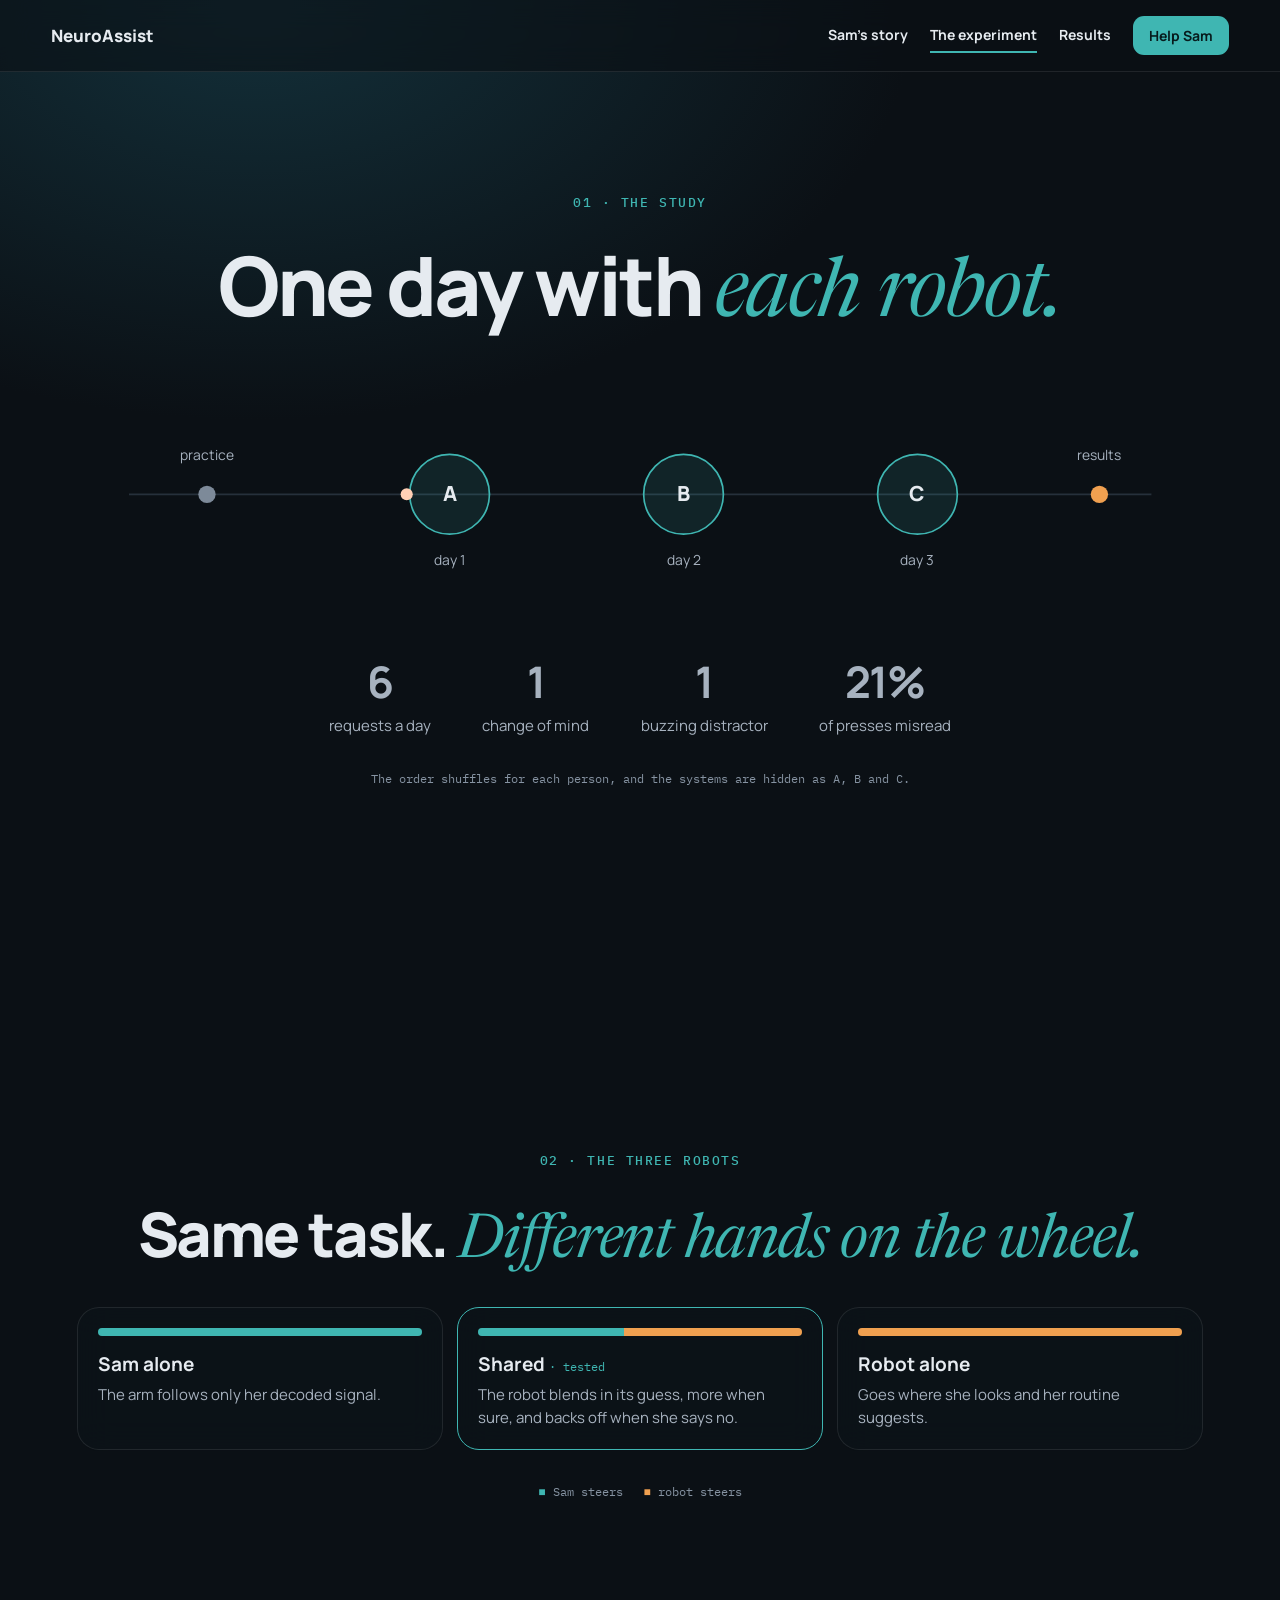
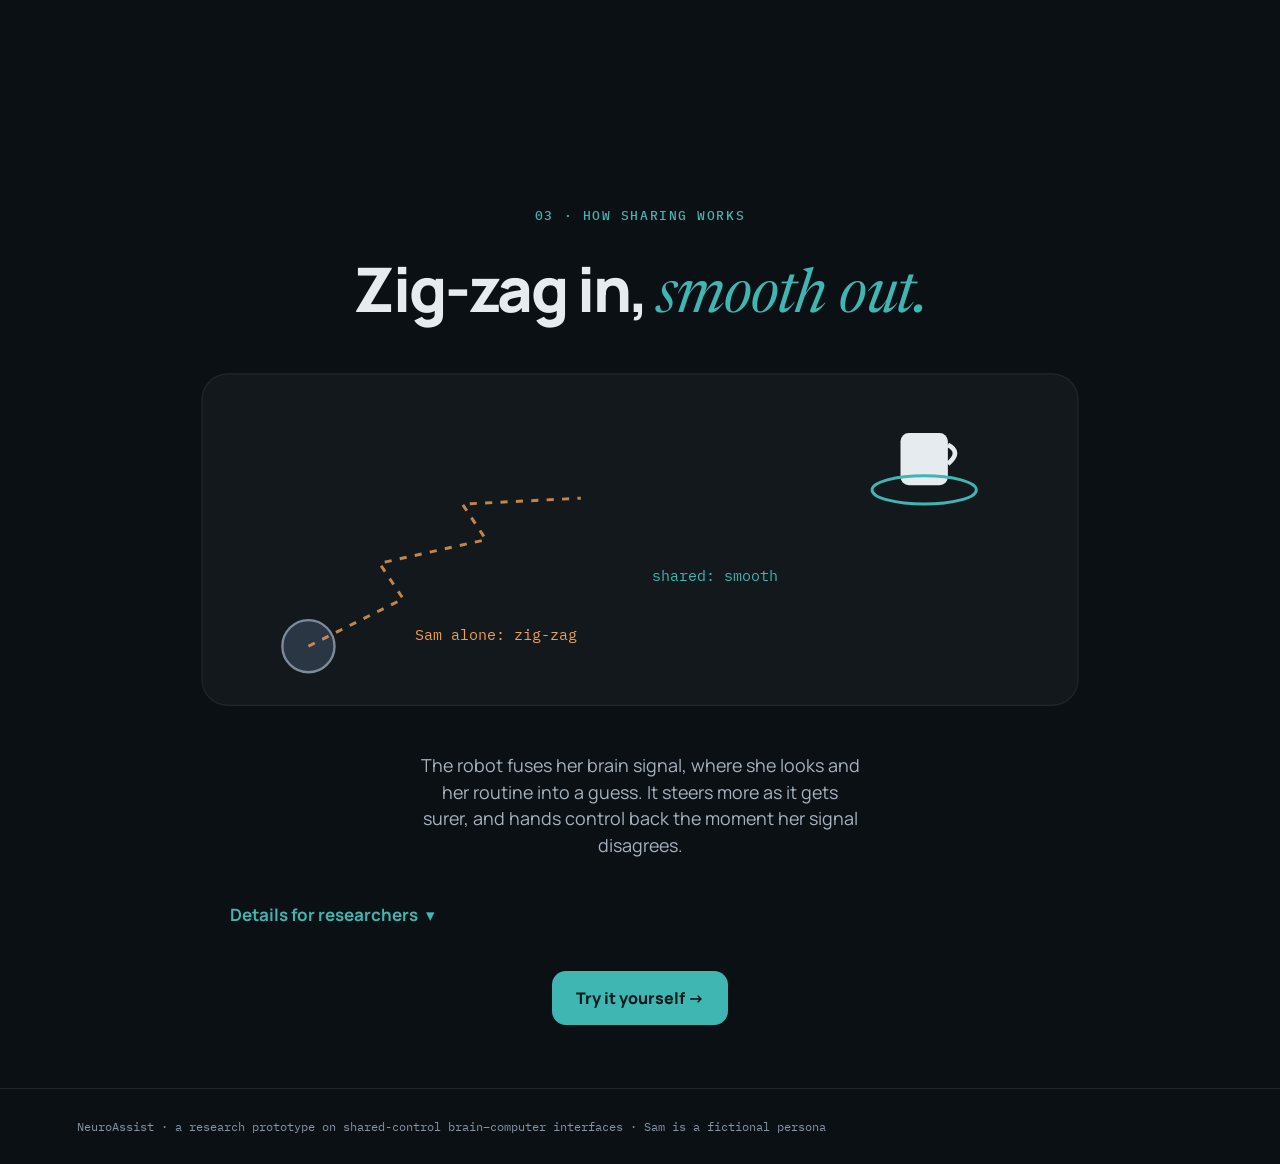
<file: docs/experiment.html>
<!doctype html>
<html lang="en" data-theme="dark">
<head>
<meta charset="utf-8">
<meta name="viewport" content="width=device-width, initial-scale=1, viewport-fit=cover">
<title>The experiment · NeuroAssist</title>
<link rel="preconnect" href="https://fonts.googleapis.com">
<link rel="preconnect" href="https://fonts.gstatic.com" crossorigin>
<link rel="stylesheet" href="https://fonts.googleapis.com/css2?family=Manrope:wght@400;500;600;700;800&family=Newsreader:ital,opsz,wght@1,6..72,400;1,6..72,500&family=IBM+Plex+Mono:wght@400;500&display=swap">
<link rel="stylesheet" href="pages.css">
</head>
<body>
<nav class="nav" aria-label="Pages"><a class="brand" href="index.html">NeuroAssist</a><div class="links"><a href="story.html">Sam's story</a><a href="experiment.html" aria-current="page">The experiment</a><a href="results.html">Results</a><a class="cta" href="index.html">Help Sam</a></div></nav>
<main>

<section class="ch center">
  <p class="tag rv">01 · THE STUDY</p>
  <h1 class="rv d1">One day with <span class="serif">each robot.</span></h1>
  <svg class="viz rv d2" viewBox="0 0 1300 280" role="img" aria-label="Timeline: practice, then day A, day B and day C, then results">
    <line x1="60" y1="140" x2="1240" y2="140" stroke="#26303b" stroke-width="2"/>
    <circle cx="150" cy="140" r="10" fill="#7d8a99"/><text x="150" y="100" text-anchor="middle" fill="#a7b2bf" font-size="16">practice</text>
    <g><circle cx="430" cy="140" r="46" fill="rgba(63,182,178,.12)" stroke="#3fb6b2" stroke-width="2"/><text x="430" y="148" text-anchor="middle" fill="#e6ebf0" font-weight="800" font-size="24">A</text><text x="430" y="222" text-anchor="middle" fill="#a7b2bf" font-size="16">day 1</text></g>
    <g><circle cx="700" cy="140" r="46" fill="rgba(63,182,178,.12)" stroke="#3fb6b2" stroke-width="2"/><text x="700" y="148" text-anchor="middle" fill="#e6ebf0" font-weight="800" font-size="24">B</text><text x="700" y="222" text-anchor="middle" fill="#a7b2bf" font-size="16">day 2</text></g>
    <g><circle cx="970" cy="140" r="46" fill="rgba(63,182,178,.12)" stroke="#3fb6b2" stroke-width="2"/><text x="970" y="148" text-anchor="middle" fill="#e6ebf0" font-weight="800" font-size="24">C</text><text x="970" y="222" text-anchor="middle" fill="#a7b2bf" font-size="16">day 3</text></g>
    <circle class="pulse" cx="1180" cy="140" r="10" fill="#f0a050"/><text x="1180" y="100" text-anchor="middle" fill="#a7b2bf" font-size="16">results</text>
    <circle r="7" fill="#ffcfb5"><animateMotion dur="7s" repeatCount="indefinite" path="M150 140 H1180"/></circle>
  </svg>
  <div class="stats rv d3" style="justify-content:center">
    <span><b>6</b>requests a day</span><span><b>1</b>change of mind</span><span><b>1</b>buzzing distractor</span><span><b>21%</b>of presses misread</span>
  </div>
  <p class="small rv d3">The order shuffles for each person, and the systems are hidden as A, B and C.</p>
</section>

<section class="ch center">
  <p class="tag rv">02 · THE THREE ROBOTS</p>
  <h2 class="rv d1">Same task. <span class="serif">Different hands on the wheel.</span></h2>
  <div class="trio">
    <div class="glass rv d1"><div class="split3"><div style="width:100%;background:#3fb6b2"></div></div><b>Sam alone</b><p>The arm follows only her decoded signal.</p></div>
    <div class="glass hi rv d2"><div class="split3"><div style="width:45%;background:#3fb6b2"></div><div style="width:55%;background:#f0a050"></div></div><b>Shared <span class="small" style="color:var(--accent)">· tested</span></b><p>The robot blends in its guess, more when sure, and backs off when she says no.</p></div>
    <div class="glass rv d3"><div class="split3"><div style="width:100%;background:#f0a050"></div></div><b>Robot alone</b><p>Goes where she looks and her routine suggests.</p></div>
  </div>
  <p class="small rv"><span style="color:#3fb6b2">■</span> Sam steers &nbsp; <span style="color:#f0a050">■</span> robot steers</p>
</section>

<section class="ch center">
  <p class="tag rv">03 · HOW SHARING WORKS</p>
  <h2 class="rv d1">Zig-zag in, <span class="serif">smooth out.</span></h2>
  <svg class="viz rv d2" viewBox="0 0 760 300" style="max-width:900px" role="img" aria-label="Sam alone makes a zig-zag path to the cup; shared control makes a smooth path">
    <rect x="10" y="10" width="740" height="280" rx="22" fill="rgba(255,255,255,.03)" stroke="rgba(255,255,255,.08)"/>
    <circle cx="100" cy="240" r="22" fill="#2a3644" stroke="#7d8a99" stroke-width="2"/>
    <rect x="600" y="60" width="40" height="44" rx="7" fill="#e6ebf0"/><path d="M640 70 q12 6 0 16" fill="none" stroke="#e6ebf0" stroke-width="4"/><ellipse class="pulse" cx="620" cy="108" rx="44" ry="12" fill="none" stroke="#3fb6b2" stroke-width="2.5"/>
    <path d="M100 240 L180 200 L160 170 L250 150 L230 120 L330 115" fill="none" stroke="#f0a050" stroke-width="2.5" stroke-dasharray="6 7" opacity=".8"/>
    <path class="drawpath" d="M100 240 C250 190 410 110 600 90" fill="none" stroke="#3fb6b2" stroke-width="4" stroke-linecap="round"/>
    <text class="m" x="190" y="235" fill="#f0a050" font-size="13">Sam alone: zig-zag</text>
    <text class="m" x="390" y="185" fill="#3fb6b2" font-size="13">shared: smooth</text>
  </svg>
  <p class="lede rv d3">The robot fuses her brain signal, where she looks and her routine into a guess. It steers more as it gets surer, and hands control back the moment her signal disagrees.</p>
  <details class="more rv">
    <summary>Details for researchers</summary>
    <div class="body">
      <p style="margin:0"><b>Decode.</b> Each key press becomes a calibrated probability of "right", misreading 21% of presses, the average measured on real EEG (BCI Competition IV 2a, 9 users).</p>
      <p style="margin:0"><b>Infer.</b> A Bayesian belief over the objects fuses that probability, gaze (with an outlier term for stray glances) and a routine prior, with forgetting so Sam can change her mind.</p>
      <p style="margin:0"><b>Share.</b> Arm motion = α × robot direction + (1 − α) × Sam's direction. α grows with confidence up to 0.85, and drops to 0 when her signal clearly disagrees.</p>
      <p style="margin:0"><b>Measured.</b> Right item fetched, time, share of steering kept by Sam, recovery after a change of mind, distractor grabs, and after each day: workload (NASA-TLX), felt in control, trust and enjoyment.</p>
      <p style="margin:0"><b>Real vs simulated.</b> Real: participants, their gaze, choices, timing and ratings. Simulated: the decoder, so the brain in the loop isn't the participant's own. A live EEG study is the next step.</p>
    </div>
  </details>
  <a class="btn rv" href="index.html">Try it yourself →</a>
</section>

</main>
<footer class="foot">NeuroAssist · a research prototype on shared-control brain–computer interfaces · Sam is a fictional persona</footer>
<script>
(()=>{const els=document.querySelectorAll('.rv');if(!('IntersectionObserver' in window)){els.forEach(e=>e.classList.add('in'));return}
const io=new IntersectionObserver(es=>es.forEach(e=>{if(e.isIntersecting){e.target.classList.add('in');io.unobserve(e.target)}}),{threshold:.15});els.forEach(e=>io.observe(e));
setTimeout(()=>els.forEach(e=>e.classList.add('in')),2500);})();
</script>

</body>
</html>
</file>
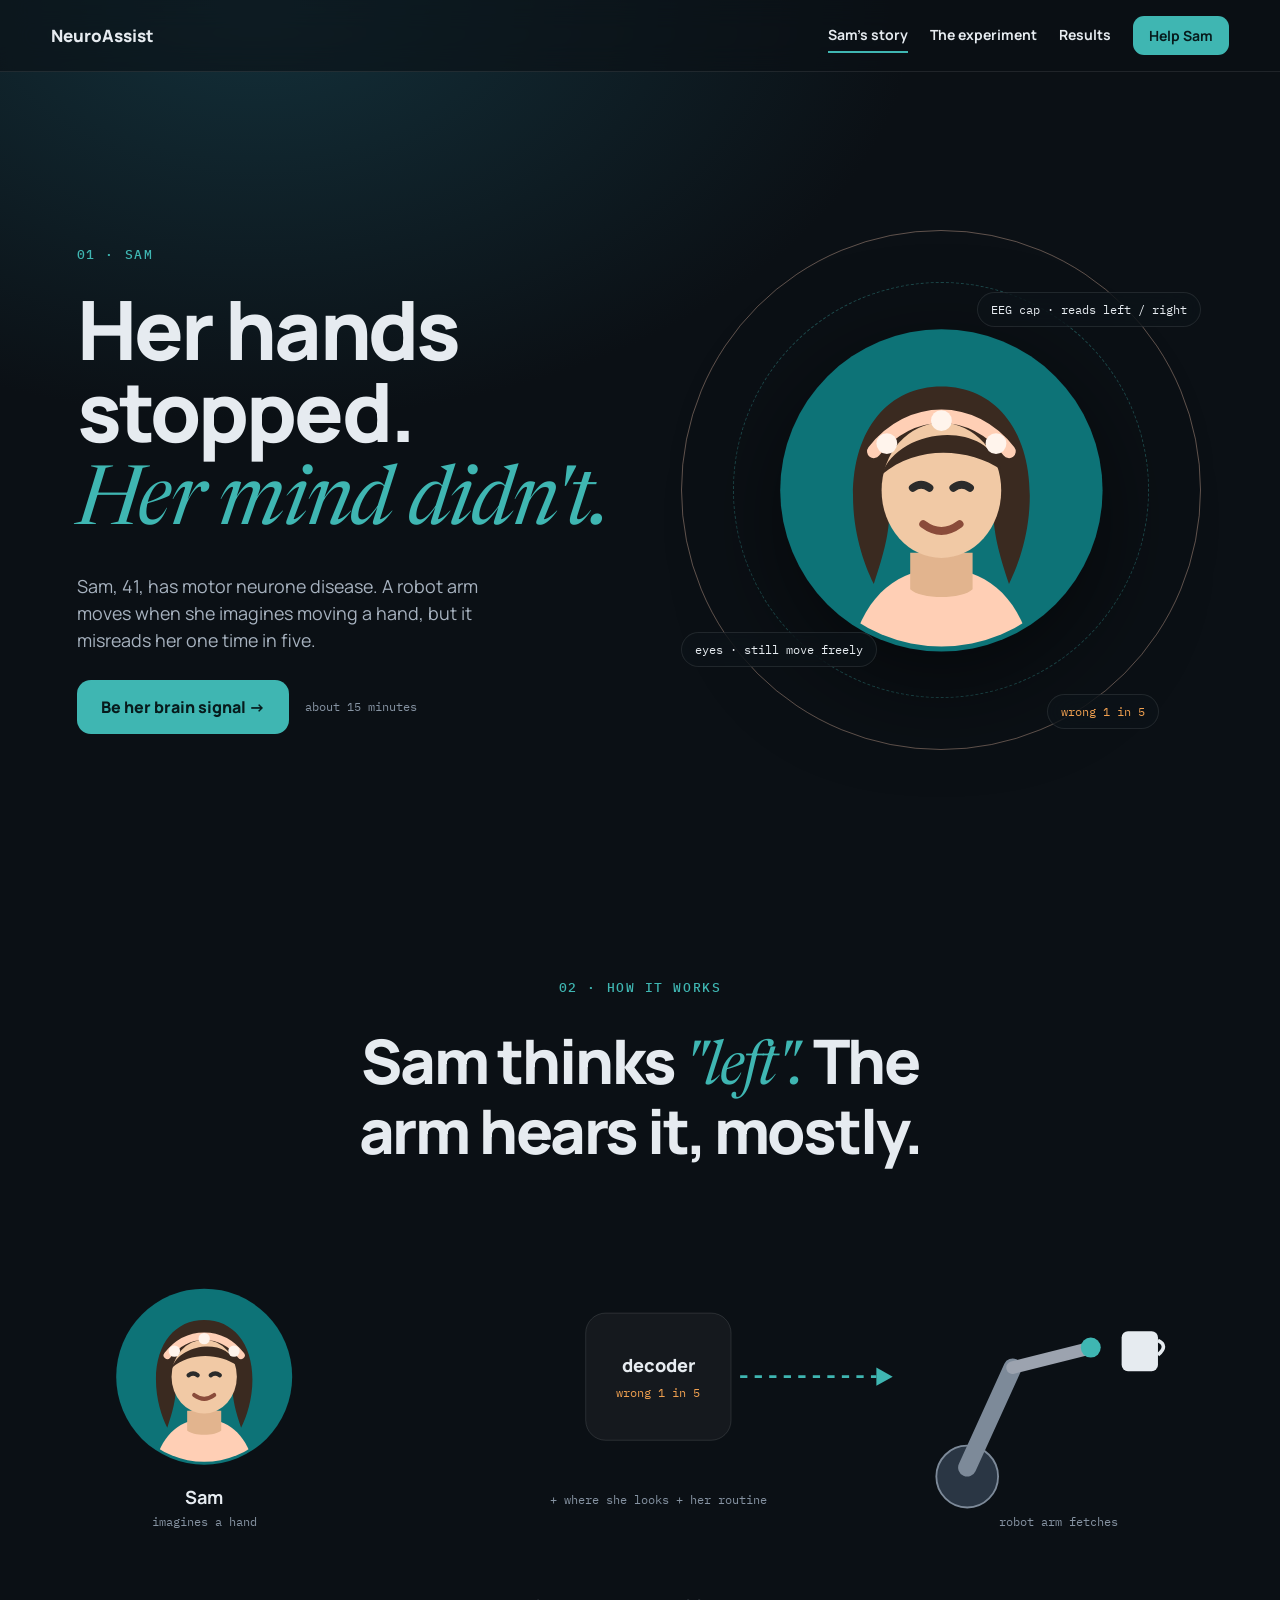
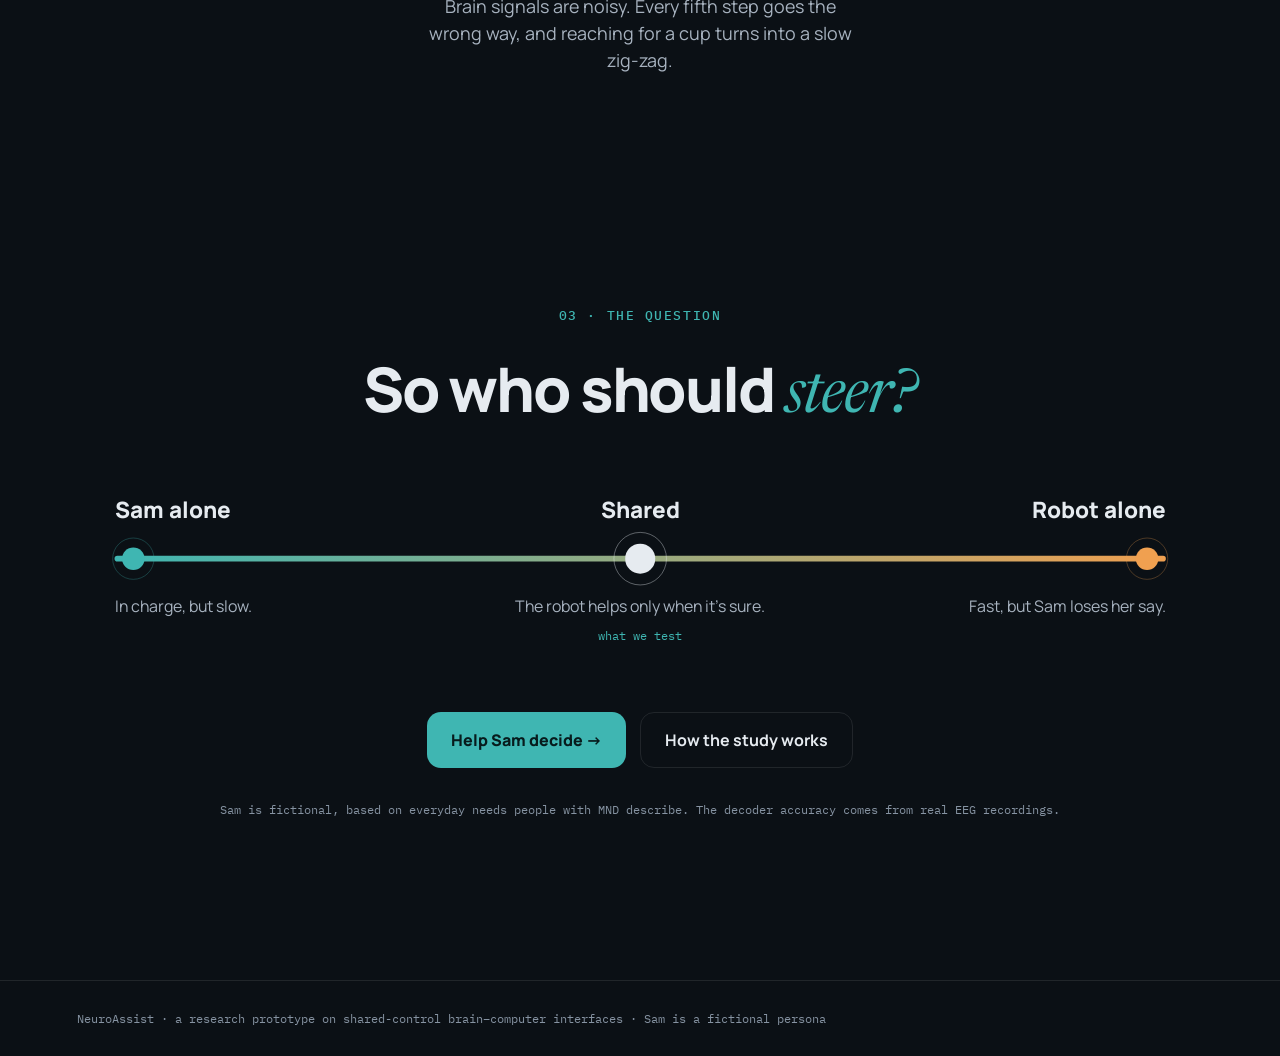
<file: docs/story.html>
<!doctype html>
<html lang="en" data-theme="dark">
<head>
<meta charset="utf-8">
<meta name="viewport" content="width=device-width, initial-scale=1, viewport-fit=cover">
<title>Sam's story · NeuroAssist</title>
<link rel="preconnect" href="https://fonts.googleapis.com">
<link rel="preconnect" href="https://fonts.gstatic.com" crossorigin>
<link rel="stylesheet" href="https://fonts.googleapis.com/css2?family=Manrope:wght@400;500;600;700;800&family=Newsreader:ital,opsz,wght@1,6..72,400;1,6..72,500&family=IBM+Plex+Mono:wght@400;500&display=swap">
<link rel="stylesheet" href="pages.css">
</head>
<body>
<nav class="nav" aria-label="Pages"><a class="brand" href="index.html">NeuroAssist</a><div class="links"><a href="story.html" aria-current="page">Sam's story</a><a href="experiment.html">The experiment</a><a href="results.html">Results</a><a class="cta" href="index.html">Help Sam</a></div></nav>
<main>

<section class="ch split">
  <div style="display:flex;flex-direction:column;gap:26px">
    <p class="tag rv">01 · SAM</p>
    <h1 class="rv d1">Her hands stopped.<br><span class="serif">Her mind didn't.</span></h1>
    <p class="lede rv d2">Sam, 41, has motor neurone disease. A robot arm moves when she imagines moving a hand, but it misreads her one time in five.</p>
    <div class="rv d3" style="display:flex;gap:16px;align-items:center;flex-wrap:wrap"><a class="btn" href="index.html">Be her brain signal →</a><span class="small">about 15 minutes</span></div>
  </div>
  <div class="portrait rv d1">
    <div class="ring"></div><div class="ring2"></div>
    <svg class="face" viewBox="0 0 64 64" role="img" aria-label="Portrait of Sam wearing a light EEG headband"><defs><clipPath id="sc1"><circle cx="32" cy="32" r="30"/></clipPath></defs><circle cx="32" cy="32" r="31" fill="#0d7377"/><g clip-path="url(#sc1)"><path d="M14 66c2-13 9-19 18-19s16 6 18 19z" fill="#ffcfb5"/><path d="M26 44h12v7c-2 2-10 2-12 0z" fill="#e2b48e"/><path d="M15 33c0-13 7-21 17-21s17 8 17 21c0 7-2 13-4 17-2-6-3-10-3-14H22c0 4-1 8-3 14-2-4-4-10-4-17z" fill="#3a2a20"/><ellipse cx="32" cy="32" rx="11.5" ry="13" fill="#f1c9a5"/><path d="M20.5 29c3-9 20-11 23-1-6-4-16-5-23 1z" fill="#3a2a20"/><path d="M19 24.5c7-9 19-9 26 0" fill="none" stroke="#ffcfb5" stroke-width="2.6" stroke-linecap="round"/><circle cx="21.5" cy="23" r="2" fill="#fff4ec"/><circle cx="32" cy="18.6" r="2" fill="#fff4ec"/><circle cx="42.5" cy="23" r="2" fill="#fff4ec"/><path d="M26.5 31.5q1.6-1.2 3.2 0M34.3 31.5q1.6-1.2 3.2 0" stroke="#2b2b2b" stroke-width="1.5" fill="none" stroke-linecap="round"/><path d="M28.5 38.5q3.5 2.6 7 0" stroke="#8a4b3a" stroke-width="1.5" fill="none" stroke-linecap="round"/></g></svg>
    <span class="chip glass" style="top:12%;right:0">EEG cap · reads left / right</span>
    <span class="chip glass" style="bottom:16%;left:0">eyes · still move freely</span>
    <span class="chip glass" style="bottom:4%;right:8%;color:var(--amber)">wrong 1 in 5</span>
  </div>
</section>

<section class="ch center">
  <p class="tag rv">02 · HOW IT WORKS</p>
  <h2 class="rv d1">Sam thinks <span class="serif">"left".</span> The arm hears it, mostly.</h2>
  <svg class="viz rv d2" viewBox="0 0 1240 400" role="img" aria-label="Sam imagines a hand movement, a noisy decoder turns it into a direction, combined with where she looks and her routine, and the robot arm fetches the object">
    <defs><linearGradient id="gw" x1="0" x2="1"><stop offset="0" stop-color="#3fb6b2"/><stop offset="1" stop-color="#f0a050"/></linearGradient></defs>
    <g transform="translate(40 100)"><svg width="200" height="200" viewBox="0 0 64 64"><svg viewBox="0 0 64 64"><defs><clipPath id="sc2"><circle cx="32" cy="32" r="30"/></clipPath></defs><circle cx="32" cy="32" r="31" fill="#0d7377"/><g clip-path="url(#sc2)"><path d="M14 66c2-13 9-19 18-19s16 6 18 19z" fill="#ffcfb5"/><path d="M26 44h12v7c-2 2-10 2-12 0z" fill="#e2b48e"/><path d="M15 33c0-13 7-21 17-21s17 8 17 21c0 7-2 13-4 17-2-6-3-10-3-14H22c0 4-1 8-3 14-2-4-4-10-4-17z" fill="#3a2a20"/><ellipse cx="32" cy="32" rx="11.5" ry="13" fill="#f1c9a5"/><path d="M20.5 29c3-9 20-11 23-1-6-4-16-5-23 1z" fill="#3a2a20"/><path d="M19 24.5c7-9 19-9 26 0" fill="none" stroke="#ffcfb5" stroke-width="2.6" stroke-linecap="round"/><circle cx="21.5" cy="23" r="2" fill="#fff4ec"/><circle cx="32" cy="18.6" r="2" fill="#fff4ec"/><circle cx="42.5" cy="23" r="2" fill="#fff4ec"/><path d="M26.5 31.5q1.6-1.2 3.2 0M34.3 31.5q1.6-1.2 3.2 0" stroke="#2b2b2b" stroke-width="1.5" fill="none" stroke-linecap="round"/><path d="M28.5 38.5q3.5 2.6 7 0" stroke="#8a4b3a" stroke-width="1.5" fill="none" stroke-linecap="round"/></g></svg></svg></g>
    <text x="140" y="340" text-anchor="middle" fill="#e6ebf0" font-weight="700" font-size="20">Sam</text><text class="m" x="140" y="364" text-anchor="middle" fill="#8693a2" font-size="13">imagines a hand</text>
    <path class="flow" d="M260 200 q30-40 60 0 t60 0 t60 0 t60 0 t60 0" fill="none" stroke="url(#gw)" stroke-width="3"/>
    <rect x="560" y="130" width="160" height="140" rx="22" fill="rgba(255,255,255,.04)" stroke="rgba(255,255,255,.12)"/>
    <text x="640" y="195" text-anchor="middle" fill="#e6ebf0" font-weight="800" font-size="20">decoder</text><text class="m" x="640" y="222" text-anchor="middle" fill="#f0a050" font-size="13">wrong 1 in 5</text>
    <text class="m" x="640" y="340" text-anchor="middle" fill="#8693a2" font-size="13">+ where she looks + her routine</text>
    <path d="M730 200 H880" stroke="#3fb6b2" stroke-width="3" stroke-dasharray="8 8"/><polygon points="880,190 898,200 880,210" fill="#3fb6b2"/>
    <g transform="translate(920 80)"><circle cx="60" cy="230" r="34" fill="#2a3644" stroke="#7d8a99" stroke-width="2"/><line x1="60" y1="220" x2="110" y2="110" stroke="#7d8a99" stroke-width="20" stroke-linecap="round"/><line x1="110" y1="110" x2="190" y2="90" stroke="#9ca3af" stroke-width="14" stroke-linecap="round"/><circle cx="196" cy="88" r="11" fill="#3fb6b2"/><rect x="230" y="70" width="40" height="44" rx="7" fill="#e6ebf0"/><path d="M270 80 q12 6 0 16" fill="none" stroke="#e6ebf0" stroke-width="4"/></g>
    <text class="m" x="1080" y="364" text-anchor="middle" fill="#8693a2" font-size="13">robot arm fetches</text>
  </svg>
  <p class="lede rv d3">Brain signals are noisy. Every fifth step goes the wrong way, and reaching for a cup turns into a slow zig-zag.</p>
</section>

<section class="ch center">
  <p class="tag rv">03 · THE QUESTION</p>
  <h2 class="rv d1">So who should <span class="serif">steer?</span></h2>
  <svg class="viz rv d2" viewBox="0 0 1200 230" role="img" aria-label="A scale from Sam steering alone, through shared control, to the robot deciding alone">
    <defs><linearGradient id="sc" x1="0" x2="1"><stop offset="0" stop-color="#3fb6b2"/><stop offset="1" stop-color="#f0a050"/></linearGradient></defs>
    <rect x="40" y="100" width="1120" height="6" rx="3" fill="url(#sc)"/>
    <circle cx="60" cy="103" r="12" fill="#3fb6b2"/><circle cx="60" cy="103" r="22" fill="none" stroke="#3fb6b2" opacity=".3"/>
    <circle cx="600" cy="103" r="16" fill="#e6ebf0"/><circle class="pulse" cx="600" cy="103" r="28" fill="none" stroke="#e6ebf0" opacity=".4"/>
    <circle cx="1140" cy="103" r="12" fill="#f0a050"/><circle cx="1140" cy="103" r="22" fill="none" stroke="#f0a050" opacity=".3"/>
    <text x="40" y="60" fill="#e6ebf0" font-weight="800" font-size="24">Sam alone</text><text x="40" y="160" fill="#a7b2bf" font-size="17">In charge, but slow.</text>
    <text x="600" y="60" text-anchor="middle" fill="#e6ebf0" font-weight="800" font-size="24">Shared</text><text x="600" y="160" text-anchor="middle" fill="#a7b2bf" font-size="17">The robot helps only when it's sure.</text><text class="m" x="600" y="190" text-anchor="middle" fill="#3fb6b2" font-size="13">what we test</text>
    <text x="1160" y="60" text-anchor="end" fill="#e6ebf0" font-weight="800" font-size="24">Robot alone</text><text x="1160" y="160" text-anchor="end" fill="#a7b2bf" font-size="17">Fast, but Sam loses her say.</text>
  </svg>
  <div class="rv d3" style="display:flex;gap:14px;flex-wrap:wrap;justify-content:center"><a class="btn" href="index.html">Help Sam decide →</a><a class="btn ghost" href="experiment.html">How the study works</a></div>
  <p class="small rv d3">Sam is fictional, based on everyday needs people with MND describe. The decoder accuracy comes from real EEG recordings.</p>
</section>

</main>
<footer class="foot">NeuroAssist · a research prototype on shared-control brain–computer interfaces · Sam is a fictional persona</footer>
<script>
(()=>{const els=document.querySelectorAll('.rv');if(!('IntersectionObserver' in window)){els.forEach(e=>e.classList.add('in'));return}
const io=new IntersectionObserver(es=>es.forEach(e=>{if(e.isIntersecting){e.target.classList.add('in');io.unobserve(e.target)}}),{threshold:.15});els.forEach(e=>io.observe(e));
setTimeout(()=>els.forEach(e=>e.classList.add('in')),2500);})();
</script>

</body>
</html>
</file>
<file: docs/pages.css>
:root{--bg:#0b1015;--panel:rgba(14,20,27,.55);--line:rgba(255,255,255,.09);--ink:#e6ebf0;--ink2:#a7b2bf;--muted:#8693a2;--accent:#3fb6b2;--accent-ink:#071b1c;--amber:#f0a050;--peach:#ffcfb5;--good:#3cc28e;--bad:#f08a5d;
  --f:Manrope,system-ui,sans-serif;--serif:Newsreader,Georgia,serif;--mono:"IBM Plex Mono",ui-monospace,monospace;color-scheme:dark}
*{box-sizing:border-box}
html{scroll-behavior:smooth}
body{margin:0;background:radial-gradient(1100px 700px at 20% 0%,#13303a 0%,var(--bg) 60%) fixed,var(--bg);color:var(--ink);font-family:var(--f);font-size:17px;line-height:1.5}
a{color:var(--accent)}
.nav{position:sticky;top:0;z-index:10;display:flex;justify-content:space-between;align-items:center;gap:12px;flex-wrap:wrap;padding:16px clamp(16px,4vw,56px);background:rgba(11,16,21,.6);-webkit-backdrop-filter:blur(14px);backdrop-filter:blur(14px);border-bottom:1px solid var(--line)}
.nav .brand{font-weight:800;font-size:17px;color:var(--ink);text-decoration:none}
.nav .links{display:flex;gap:4px 22px;align-items:center;flex-wrap:wrap;font-weight:700;font-size:14px}
.nav .links a{color:var(--ink);text-decoration:none;padding:6px 0;border-bottom:2px solid transparent}
.nav .links a[aria-current]{border-color:var(--accent)}
.nav .links a.cta{background:var(--accent);color:var(--accent-ink);padding:9px 16px;border-radius:11px;border:0}
.ch{min-height:calc(100vh - 64px);min-height:calc(100dvh - 64px);display:flex;flex-direction:column;justify-content:center;gap:clamp(20px,3vw,34px);padding:clamp(40px,7vh,80px) clamp(16px,6vw,96px);max-width:1440px;margin:0 auto}
.ch.split{display:grid;grid-template-columns:1.05fr 1fr;align-items:center;gap:clamp(24px,4vw,60px)}
.ch.center{align-items:center;text-align:center}
.tag{font:500 13px var(--mono);letter-spacing:.12em;color:var(--accent);margin:0}
h1,h2{margin:0;font-weight:800;letter-spacing:-.035em;line-height:1;text-wrap:balance}
h1{font-size:clamp(44px,6.4vw,88px)}
h2{font-size:clamp(36px,4.8vw,68px)}
.serif{font-family:var(--serif);font-style:italic;font-weight:400;color:var(--accent);letter-spacing:-.02em}
.lede{margin:0;font-size:clamp(17px,1.4vw,20px);color:var(--ink2);max-width:40ch}
.center .lede{margin-inline:auto}
.small{font:12px var(--mono);color:var(--muted);margin:0}
.btn{display:inline-flex;align-items:center;gap:8px;background:var(--accent);color:var(--accent-ink);text-decoration:none;font-weight:800;padding:15px 24px;border-radius:14px;width:max-content;border:0;font-family:inherit;font-size:16px;cursor:pointer}
.btn.ghost{background:transparent;color:var(--ink);border:1px solid var(--line);font-weight:700}
.glass{background:var(--panel);border:1px solid var(--line);border-radius:22px;-webkit-backdrop-filter:blur(16px);backdrop-filter:blur(16px)}
.viz{width:100%;height:auto;display:block}
.viz text{font-family:var(--f)}
.viz .m{font-family:var(--mono)}
.stats{display:flex;gap:clamp(24px,4vw,56px);flex-wrap:wrap}
.stats b{display:block;font-size:clamp(32px,3.4vw,44px);letter-spacing:-.03em}
.stats span{color:var(--ink2);font-size:15px}
.trio{display:grid;grid-template-columns:repeat(3,minmax(0,1fr));gap:14px;width:100%}
.trio .glass{padding:20px;text-align:left}
.trio b{font-size:19px}
.trio p{margin:6px 0 0;color:var(--ink2);font-size:15px}
.split3{display:flex;height:8px;border-radius:9px;overflow:hidden;margin-bottom:14px;background:#1b232c}
.hi{border-color:var(--accent)!important}
details.more{max-width:820px;width:100%;text-align:left}
details.more summary{cursor:pointer;list-style:none;font-weight:700;color:var(--accent);display:inline-flex;gap:8px;align-items:center;min-height:44px}
details.more summary::-webkit-details-marker{display:none}
details.more summary::after{content:"▾";transition:transform .2s}
details.more[open] summary::after{transform:rotate(180deg)}
details.more .body{padding:18px 0 0;display:grid;gap:14px;color:var(--ink2);font-size:15.5px}
details.more .body b{color:var(--ink)}
.scrollcue{display:flex;gap:10px;align-items:center;font:12px var(--mono);color:var(--muted)}
.scrollcue i{width:28px;height:2px;background:var(--accent);display:inline-block}
.portrait{position:relative;display:grid;place-items:center;aspect-ratio:1;max-width:520px;width:100%;margin:auto}
.portrait .ring{position:absolute;inset:0;border-radius:50%;border:1.5px solid rgba(255,207,181,.35);animation:pulse 2.8s ease-in-out infinite}
.portrait .ring2{position:absolute;inset:10%;border-radius:50%;border:1px dashed rgba(63,182,178,.35)}
.portrait svg.face{width:64%;filter:drop-shadow(0 30px 50px rgba(0,0,0,.5))}
.chip{position:absolute;padding:9px 13px;font:12px var(--mono);white-space:nowrap}
.pill{font:12px var(--mono);padding:5px 11px;border-radius:99px;background:rgba(255,255,255,.06);color:var(--ink2);white-space:nowrap}
.pill.good{background:rgba(60,194,142,.15);color:var(--good)}.pill.bad{background:rgba(240,138,93,.15);color:var(--bad)}.pill.warn,.pill.early{background:rgba(240,160,80,.15);color:var(--amber)}.pill.acc{background:rgba(63,182,178,.15);color:var(--accent)}
.checks{display:grid;gap:10px;width:100%;max-width:820px;text-align:left}
.check{display:grid;grid-template-columns:120px 1fr;gap:14px;align-items:baseline;padding:16px 18px}
.check .claim{font-weight:700}
.check .detail{grid-column:2;color:var(--ink2);font-size:14.5px}
.tablewrap{overflow-x:auto}
table{border-collapse:collapse;width:100%;font-size:14.5px}
th,td{text-align:left;padding:9px 10px;border-bottom:1px solid var(--line)}
th{font:500 12px var(--mono);color:var(--muted)}
td.n,th.n{text-align:right;font-family:var(--mono)}
.foot{padding:30px clamp(16px,6vw,96px);font:12px var(--mono);color:var(--muted);border-top:1px solid var(--line)}
.rv{opacity:0;transform:translateY(16px);transition:opacity .8s,transform .8s}
.rv.in{opacity:1;transform:none}
.rv.d1{transition-delay:.12s}.rv.d2{transition-delay:.24s}.rv.d3{transition-delay:.36s}
@keyframes pulse{0%,100%{opacity:.35}50%{opacity:1}}
@keyframes dash{to{stroke-dashoffset:0}}
.flow{stroke-dasharray:700;stroke-dashoffset:700;animation:dash 2.4s linear infinite}
.drawpath{stroke-dasharray:900;stroke-dashoffset:900;animation:dash 2.8s ease-out infinite}
.pulse{animation:pulse 2.4s ease-in-out infinite}
@media (max-width:860px){.ch.split{grid-template-columns:1fr}.trio{grid-template-columns:1fr}.check{grid-template-columns:1fr}.check .detail{grid-column:1}.ch{min-height:auto}}
@media (prefers-reduced-motion:reduce){*{animation:none!important;transition:none!important}.rv{opacity:1;transform:none}}
</file>
